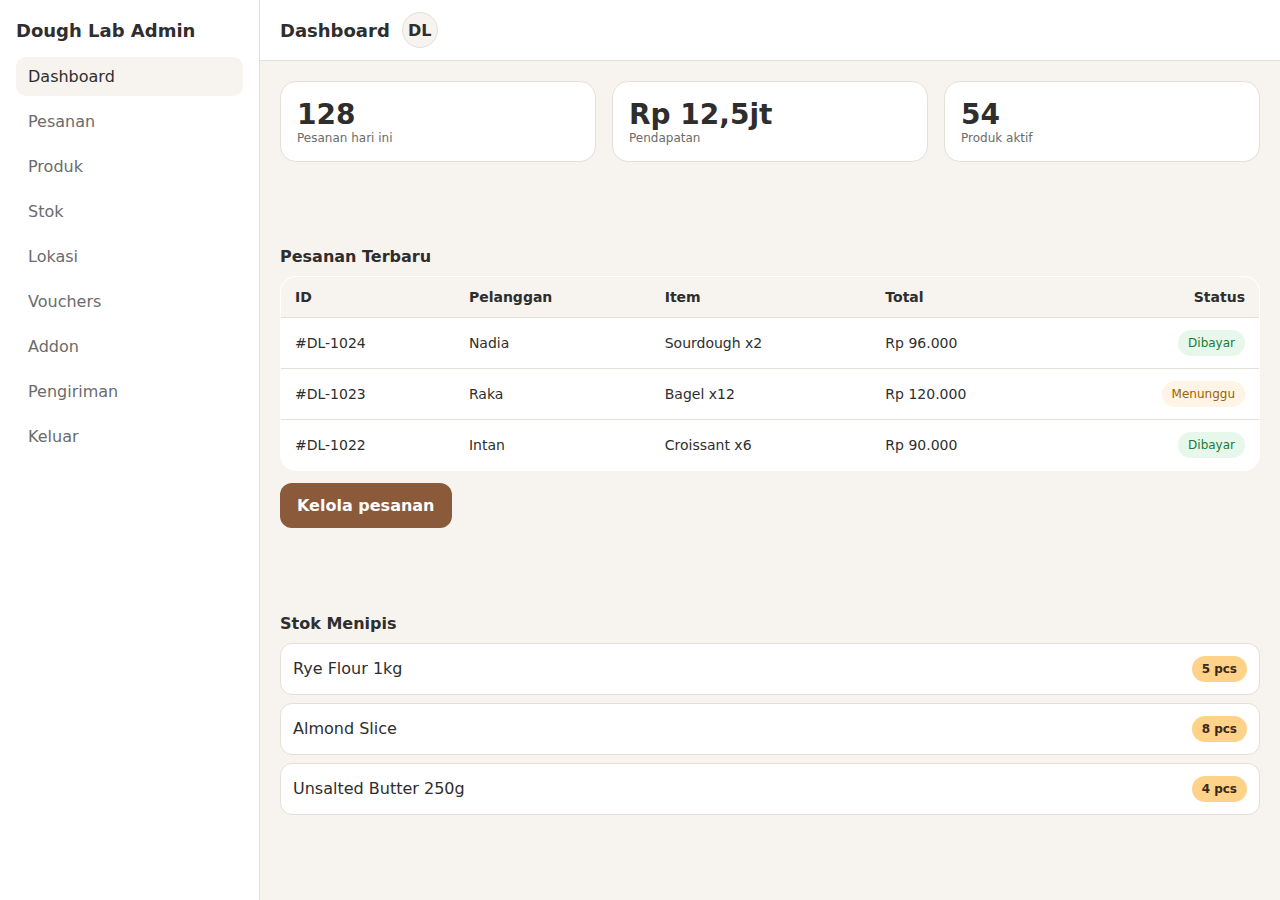
<file: admin/index.html>
<!doctype html>
<html lang="id">
<head>
  <meta charset="utf-8">
  <meta name="viewport" content="width=device-width, initial-scale=1">
  <title>Dough Lab Admin • Dashboard</title>
  <link rel="stylesheet" href="styles.css">
</head>
<body>
  <div class="app">
    <input id="nav-toggle" type="checkbox" class="nav-toggle">
    <aside class="sidebar">
      <div class="brand">Dough Lab Admin</div>
      <nav class="nav">
        <a href="#" class="active">Dashboard</a>
        <a href="orders.html">Pesanan</a>
        <a href="products.html">Produk</a>
        <a href="stock.html">Stok</a>
        <a href="locations.html">Lokasi</a>
        <a href="vouchers.html">Vouchers</a>
        <a href="addon.html">Addon</a>
        <a href="pengiriman.html">Pengiriman</a>
        <a href="login.html">Keluar</a>
      </nav>
    </aside>
    <div class="content">
      <header class="topbar">
        <label for="nav-toggle" class="menu-btn">Menu</label>
        <div class="brand">Dashboard</div>
        <div class="avatar">DL</div>
      </header>
      <main class="main">
        <section>
          <div class="cards">
            <a class="card" href="orders.html">
              <div class="metric">128</div>
              <div class="metric-sub">Pesanan hari ini</div>
            </a>
            <div class="card">
              <div class="metric">Rp 12,5jt</div>
              <div class="metric-sub">Pendapatan</div>
            </div>
            <div class="card">
              <div class="metric">54</div>
              <div class="metric-sub">Produk aktif</div>
            </div>
          </div>
        </section>

        <section>
          <div class="section-title">Pesanan Terbaru</div>
          <table class="table" style="margin-top:10px">
            <thead>
              <tr>
                <th>ID</th>
                <th>Pelanggan</th>
                <th>Item</th>
                <th>Total</th>
                <th>Status</th>
              </tr>
            </thead>
            <tbody>
              <tr>
                <td>#DL-1024</td>
                <td>Nadia</td>
                <td>Sourdough x2</td>
                <td>Rp 96.000</td>
                <td><span class="status paid">Dibayar</span></td>
              </tr>
              <tr>
                <td>#DL-1023</td>
                <td>Raka</td>
                <td>Bagel x12</td>
                <td>Rp 120.000</td>
                <td><span class="status pending">Menunggu</span></td>
              </tr>
              <tr>
                <td>#DL-1022</td>
                <td>Intan</td>
                <td>Croissant x6</td>
                <td>Rp 90.000</td>
                <td><span class="status paid">Dibayar</span></td>
              </tr>
            </tbody>
          </table>
          <div style="margin-top:12px">
            <a class="btn" href="orders.html">Kelola pesanan</a>
          </div>
        </section>

        <section>
          <div class="section-title">Stok Menipis</div>
          <div class="list" style="margin-top:10px">
            <div class="list-item">
              <div>Rye Flour 1kg</div>
              <div class="badge">5 pcs</div>
            </div>
            <div class="list-item">
              <div>Almond Slice</div>
              <div class="badge">8 pcs</div>
            </div>
            <div class="list-item">
              <div>Unsalted Butter 250g</div>
              <div class="badge">4 pcs</div>
            </div>
          </div>
        </section>
      </main>
    </div>
  </div>
</body>
</html>
</file>
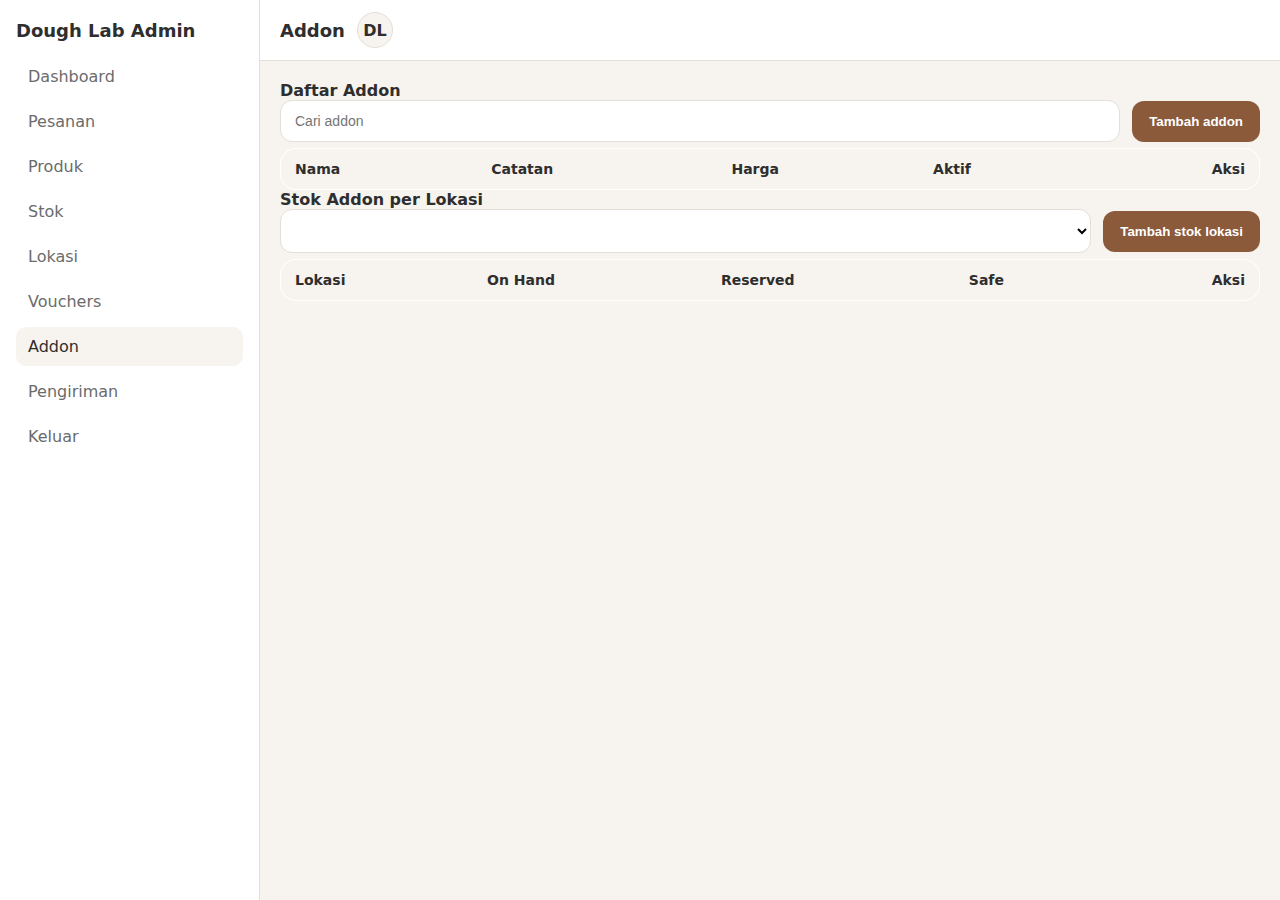
<file: admin/addon.html>
<!doctype html>
<html lang="id">
<head>
  <meta charset="utf-8">
  <meta name="viewport" content="width=device-width, initial-scale=1">
  <title>Dough Lab Admin • Addon</title>
  <link rel="stylesheet" href="styles.css">
</head>
<body>
  <div class="app">
    <input id="nav-toggle" type="checkbox" class="nav-toggle">
    <aside class="sidebar">
      <div class="brand">Dough Lab Admin</div>
      <nav class="nav">
        <a href="index.html">Dashboard</a>
        <a href="orders.html">Pesanan</+>
        <a href="products.html">Produk</a>
        <a href="stock.html">Stok</a>
        <a href="locations.html">Lokasi</a>
        <a href="vouchers.html">Vouchers</a>
        <a href="addon.html" class="active">Addon</a>
        <a href="pengiriman.html">Pengiriman</a>
        <a href="login.html">Keluar</a>
      </nav>
    </aside>
    <div class="content">
      <header class="topbar">
        <label for="nav-toggle" class="menu-btn">Menu</label>
        <div class="brand">Addon</div>
        <div class="avatar">DL</div>
      </header>
      <main class="main compact">
        <section>
          <div class="section-title">Daftar Addon</div>
          <div class="filters">
            <input id="qAddon" class="input" placeholder="Cari addon">
            <button id="btnAddAddon" class="btn" type="button">Tambah addon</button>
          </div>
          <table class="table">
            <thead>
              <tr>
                <th>Nama</th>
                <th>Catatan</th>
                <th>Harga</th>
                <th>Aktif</th>
                <th>Aksi</th>
              </tr>
            </thead>
            <tbody id="addonList"></tbody>
          </table>
        </section>

        <section>
          <div class="section-title">Stok Addon per Lokasi</div>
          <div class="filters">
            <select id="addonSelect" class="input"></select>
            <button id="btnAddInv" class="btn" type="button">Tambah stok lokasi</button>
          </div>
          <table class="table">
            <thead>
              <tr>
                <th>Lokasi</th>
                <th>On Hand</th>
                <th>Reserved</th>
                <th>Safe</th>
                <th>Aksi</th>
              </tr>
            </thead>
            <tbody id="invList"></tbody>
          </table>
        </section>
      </main>
    </div>
  </div>

  <div id="modalAddon" class="modal">
    <div class="overlay" id="overlayAddon"></div>
    <div class="modal-card">
      <div class="section-title">Addon</div>
      <div style="display:grid;gap:10px;margin-top:10px">
        <input id="adName" class="input" placeholder="Nama addon">
        <input id="adNotes" class="input" placeholder="Catatan">
        <input id="adPrice" class="input" placeholder="Harga">
        <label style="display:flex;gap:8px;align-items:center"><input id="adActive" type="checkbox" checked> Aktif</label>
      </div>
      <div class="modal-actions">
        <button id="saveAddon" class="btn" type="button">Simpan</button>
        <button id="cancelAddon" class="btn-secondary" type="button">Batal</button>
      </div>
    </div>
  </div>

  <div id="modalInv" class="modal">
    <div class="overlay" id="overlayInv"></div>
    <div class="modal-card">
      <div class="section-title">Stok Addon di Lokasi</div>
      <div style="display:grid;gap:10px;margin-top:10px">
        <select id="invAddon" class="input"></select>
        <select id="invLoc" class="input"></select>
        <input id="invOnHand" class="input" type="number" min="0" placeholder="On Hand">
        <input id="invReserved" class="input" type="number" min="0" placeholder="Reserved">
        <input id="invSafe" class="input" type="number" min="0" placeholder="Safe">
      </div>
      <div class="modal-actions">
        <button id="saveInv" class="btn" type="button">Simpan</button>
        <button id="cancelInv" class="btn-secondary" type="button">Batal</button>
      </div>
    </div>
  </div>

  <script>
    function getAddons(){ try { const raw = localStorage.getItem('dl_addons'); return raw?JSON.parse(raw):[]; } catch { return []; } }
    function setAddons(v){ localStorage.setItem('dl_addons', JSON.stringify(v)); }
    function getInv(){ try { const raw = localStorage.getItem('dl_addoninventory'); return raw?JSON.parse(raw):[]; } catch { return []; } }
    function setInv(v){ localStorage.setItem('dl_addoninventory', JSON.stringify(v)); }
    function getLocations(){ try { const raw = localStorage.getItem('dl_locations'); return raw?JSON.parse(raw):[]; } catch { return []; } }
    const CURRENCY = new Intl.NumberFormat('id-ID', { style: 'currency', currency: 'IDR', maximumFractionDigits: 0 });

    function renderAddons(){
      const q = document.getElementById('qAddon').value.trim().toLowerCase();
      const tbody = document.getElementById('addonList');
      tbody.innerHTML='';
      getAddons().filter(a=> !q || String(a.addonName||'').toLowerCase().includes(q)).forEach(a=>{
        const tr = document.createElement('tr');
        tr.innerHTML = `
          <td>${a.addonName}</td>
          <td>${a.addonNotes||''}</td>
          <td>${CURRENCY.format(Number(a.addonPrice||0))}</td>
          <td>${a.isActive? 'Ya':'Tidak'}</td>
          <td><div class="table-actions"><button class="btn-secondary" data-id="${a.addonID}" data-action="edit" type="button">Kelola</button><button class="btn-danger" data-id="${a.addonID}" data-action="del" type="button">Hapus</button></div></td>
        `;
        tbody.appendChild(tr);
      });
      const sel = document.getElementById('addonSelect');
      const cur = sel.value; sel.innerHTML='';
      getAddons().forEach(a=>{ const opt=document.createElement('option'); opt.value=a.addonID; opt.textContent=a.addonName; sel.appendChild(opt); });
      if (cur) sel.value = cur;
      renderInv();
    }

    function renderInv(){
      const tbody = document.getElementById('invList');
      tbody.innerHTML='';
      const addonID = Number(document.getElementById('addonSelect').value || '0');
      const locs = getLocations(); const locMap = Object.fromEntries(locs.map(l=>[l.id, l.mall]));
      getInv().filter(i=> !addonID || i.addonID===addonID).forEach(i=>{
        const tr = document.createElement('tr');
        tr.innerHTML = `
          <td>${locMap[i.locationID]||i.locationID}</td>
          <td>${i.stockOnHand||0}</td>
          <td>${i.stockReserved||0}</td>
          <td>${i.stockSafe||0}</td>
          <td><div class="table-actions"><button class="btn-secondary" data-id="${i.addoninventoryID}" data-action="edit" type="button">Kelola</button><button class="btn-danger" data-id="${i.addoninventoryID}" data-action="del" type="button">Hapus</button></div></td>
        `;
        tbody.appendChild(tr);
      });
    }

    function openAddonForm(item){
      const m = document.getElementById('modalAddon');
      m.classList.add('open');
      document.getElementById('adName').value = item?item.addonName:'';
      document.getElementById('adNotes').value = item?item.addonNotes||'':'';
      document.getElementById('adPrice').value = item?item.addonPrice||'':'';
      document.getElementById('adActive').checked = item?!!item.isActive:true;
      document.getElementById('saveAddon').onclick = ()=>{
        const addonName = document.getElementById('adName').value.trim();
        const addonNotes = document.getElementById('adNotes').value.trim();
        const addonPrice = document.getElementById('adPrice').value.trim();
        const isActive = document.getElementById('adActive').checked;
        if (!addonName) { alert('Nama addon wajib diisi'); return; }
        const items = getAddons();
        if (item){
          const idx = items.findIndex(x=>x.addonID===item.addonID);
          if (idx>=0) items[idx] = { ...item, addonName, addonNotes, addonPrice, isActive, updatedDate: new Date().toISOString() };
        } else {
          items.push({ addonID: Date.now(), addonName, addonNotes, addonPrice, isActive, createdDate: new Date().toISOString(), updatedDate: new Date().toISOString() });
        }
        setAddons(items);
        m.classList.remove('open'); renderAddons();
      };
    }

    function openInvForm(item){
      const m = document.getElementById('modalInv');
      m.classList.add('open');
      const aSel = document.getElementById('invAddon');
      aSel.innerHTML='';
      getAddons().forEach(a=>{ const opt=document.createElement('option'); opt.value=a.addonID; opt.textContent=a.addonName; aSel.appendChild(opt); });
      const lSel = document.getElementById('invLoc');
      lSel.innerHTML='';
      getLocations().forEach(l=>{ const opt=document.createElement('option'); opt.value=l.id; opt.textContent=l.mall; lSel.appendChild(opt); });
      document.getElementById('invAddon').value = item?item.addonID:(getAddons()[0]?getAddons()[0].addonID:'');
      document.getElementById('invLoc').value = item?item.locationID:(getLocations()[0]?getLocations()[0].id:'');
      document.getElementById('invOnHand').value = item?item.stockOnHand||0:0;
      document.getElementById('invReserved').value = item?item.stockReserved||0:0;
      document.getElementById('invSafe').value = item?item.stockSafe||0:0;
      document.getElementById('saveInv').onclick = ()=>{
        const addonID = Number(document.getElementById('invAddon').value);
        const locationID = document.getElementById('invLoc').value;
        const stockOnHand = Number(document.getElementById('invOnHand').value||'0');
        const stockReserved = Number(document.getElementById('invReserved').value||'0');
        const stockSafe = Number(document.getElementById('invSafe').value||'0');
        if (!addonID || !locationID) { alert('Addon dan lokasi wajib dipilih'); return; }
        const items = getInv();
        if (item){
          const idx = items.findIndex(x=>x.addoninventoryID===item.addoninventoryID);
          if (idx>=0) items[idx] = { ...item, addonID, locationID, stockOnHand, stockReserved, stockSafe, updatedDate: new Date().toISOString() };
        } else {
          items.push({ addoninventoryID: Date.now(), addonID, locationID, stockOnHand, stockReserved, stockSafe, createdDate: new Date().toISOString(), updatedDate: new Date().toISOString() });
        }
        setInv(items);
        m.classList.remove('open'); renderInv();
      };
    }

    document.getElementById('qAddon').addEventListener('input', renderAddons);
    document.getElementById('btnAddAddon').addEventListener('click', ()=> openAddonForm(null));
    document.getElementById('btnAddInv').addEventListener('click', ()=> openInvForm(null));
    document.getElementById('addonSelect').addEventListener('change', renderInv);
    document.getElementById('overlayAddon').addEventListener('click', ()=> document.getElementById('modalAddon').classList.remove('open'));
    document.getElementById('overlayInv').addEventListener('click', ()=> document.getElementById('modalInv').classList.remove('open'));
    document.getElementById('cancelAddon').addEventListener('click', ()=> document.getElementById('modalAddon').classList.remove('open'));
    document.getElementById('cancelInv').addEventListener('click', ()=> document.getElementById('modalInv').classList.remove('open'));
    document.getElementById('addonList').addEventListener('click',(e)=>{
      const id = Number(e.target.getAttribute('data-id')||'0');
      const act = e.target.getAttribute('data-action');
      if (!id || !act) return;
      if (act==='edit'){ const item = getAddons().find(x=>x.addonID===id); if (item) openAddonForm(item); }
      else if (act==='del'){ const items = getAddons().filter(x=>x.addonID!==id); setAddons(items); renderAddons(); }
    });
    document.getElementById('invList').addEventListener('click',(e)=>{
      const id = Number(e.target.getAttribute('data-id')||'0');
      const act = e.target.getAttribute('data-action');
      if (!id || !act) return;
      if (act==='edit'){ const item = getInv().find(x=>x.addoninventoryID===id); if (item) openInvForm(item); }
      else if (act==='del'){ const items = getInv().filter(x=>x.addoninventoryID!==id); setInv(items); renderInv(); }
    });
    renderAddons();
  </script>
</body>
</html>
</file>
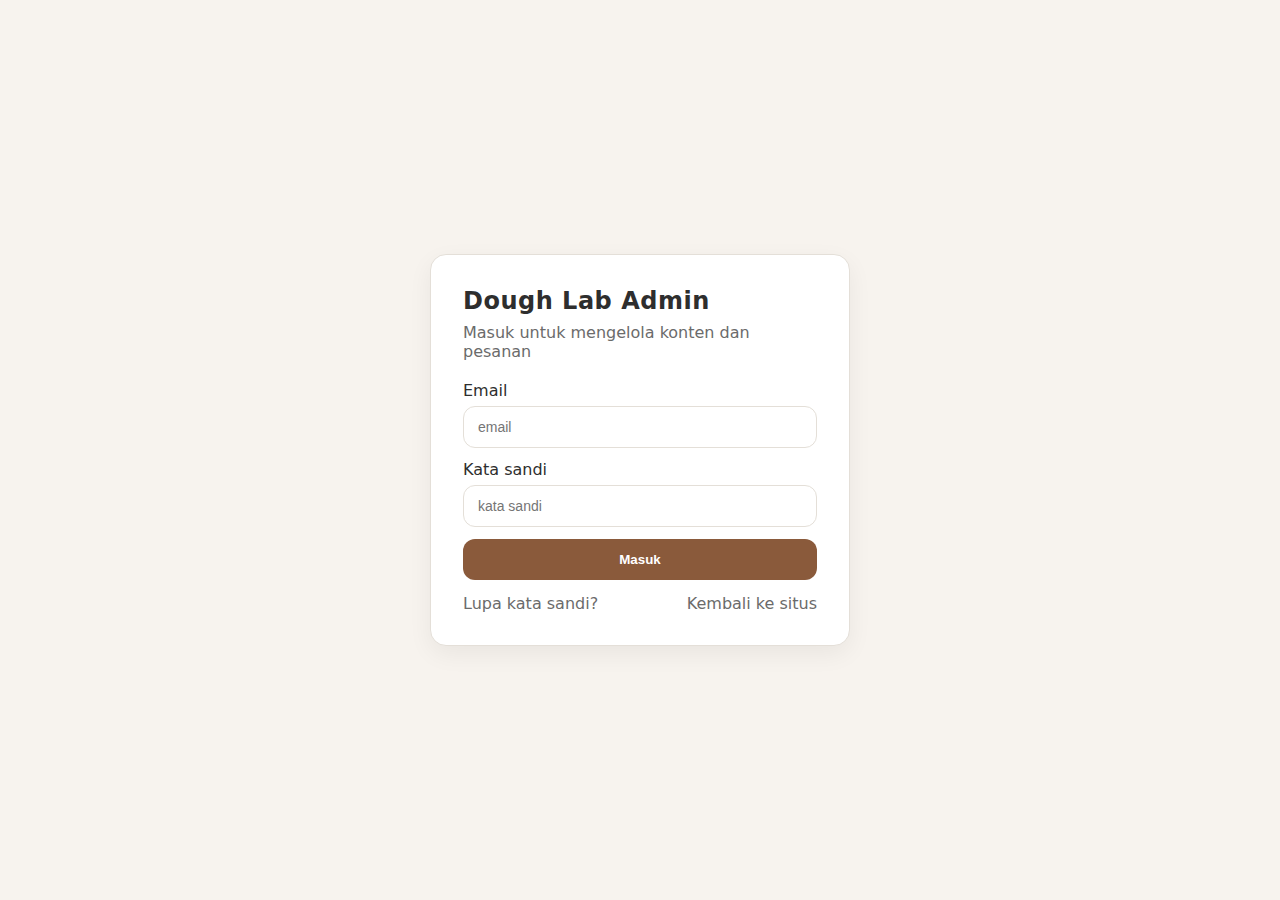
<file: admin/login.html>
<!doctype html>
<html lang="id">
<head>
  <meta charset="utf-8">
  <meta name="viewport" content="width=device-width, initial-scale=1">
  <title>Dough Lab Admin • Masuk</title>
  <link rel="stylesheet" href="styles.css">
</head>
<body class="auth">
  <div class="auth-card">
    <div class="logo">Dough Lab Admin</div>
    <div class="muted" style="margin-top:8px">Masuk untuk mengelola konten dan pesanan</div>
    <form action="index.html" method="get" style="display:grid;gap:12px;margin-top:20px">
      <div style="display:grid;gap:6px">
        <label for="email">Email</label>
        <input id="email" type="email" class="input" placeholder="email">
      </div>
      <div style="display:grid;gap:6px">
        <label for="password">Kata sandi</label>
        <input id="password" type="password" class="input" placeholder="kata sandi">
      </div>
      <button class="btn" type="submit">Masuk</button>
    </form>
    <div style="display:flex;justify-content:space-between;margin-top:14px">
      <a href="#" class="muted">Lupa kata sandi?</a>
      <a href="#" class="muted">Kembali ke situs</a>
    </div>
  </div>
</body>
</html>
</file>
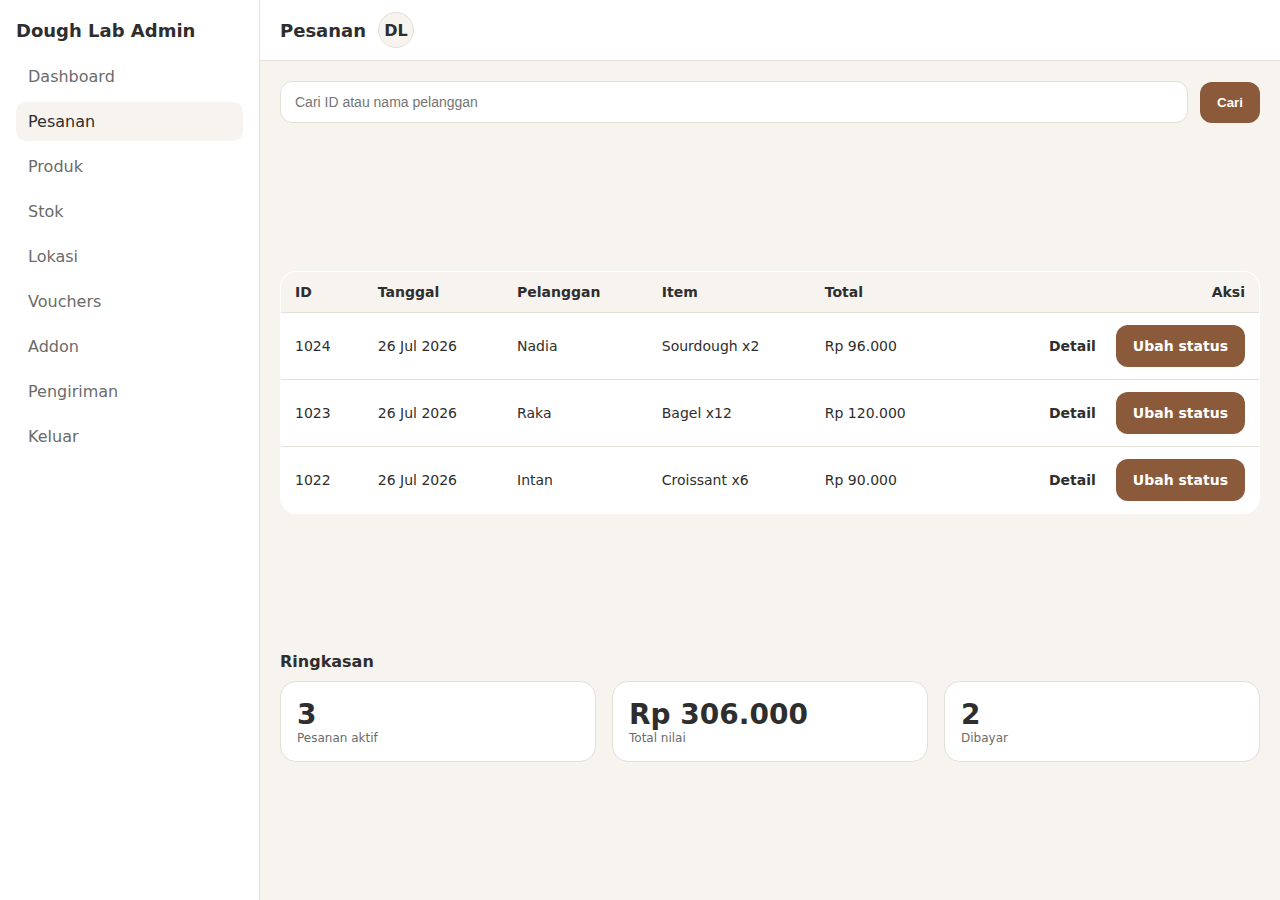
<file: admin/orders.html>
<!doctype html>
<html lang="id">
<head>
  <meta charset="utf-8">
  <meta name="viewport" content="width=device-width, initial-scale=1">
  <title>Dough Lab Admin • Pesanan</title>
  <link rel="stylesheet" href="styles.css">
</head>
<body>
  <div class="app">
    <input id="nav-toggle" type="checkbox" class="nav-toggle">
    <aside class="sidebar">
      <div class="brand">Dough Lab Admin</div>
      <nav class="nav">
        <a href="index.html">Dashboard</a>
        <a href="orders.html" class="active">Pesanan</a>
        <a href="products.html">Produk</a>
        <a href="stock.html">Stok</a>
        <a href="locations.html">Lokasi</a>
        <a href="vouchers.html">Vouchers</a>
        <a href="addon.html">Addon</a>
        <a href="pengiriman.html">Pengiriman</a>
        <a href="login.html">Keluar</a>
      </nav>
    </aside>
    <div class="content">
      <header class="topbar">
        <label for="nav-toggle" class="menu-btn">Menu</label>
        <div class="brand">Pesanan</div>
        <div class="avatar">DL</div>
      </header>
      <input class="status-radio" type="radio" name="status-DL-1024" id="st-DL-1024-menunggu">
      <input class="status-radio" type="radio" name="status-DL-1024" id="st-DL-1024-dibayar" checked>
      <input class="status-radio" type="radio" name="status-DL-1024" id="st-DL-1024-dikirim">
      <input class="status-radio" type="radio" name="status-DL-1024" id="st-DL-1024-sampai">
      <input class="status-radio" type="radio" name="status-DL-1023" id="st-DL-1023-menunggu" checked>
      <input class="status-radio" type="radio" name="status-DL-1023" id="st-DL-1023-dibayar">
      <input class="status-radio" type="radio" name="status-DL-1023" id="st-DL-1023-dikirim">
      <input class="status-radio" type="radio" name="status-DL-1023" id="st-DL-1023-sampai">
      <input class="status-radio" type="radio" name="status-DL-1022" id="st-DL-1022-menunggu">
      <input class="status-radio" type="radio" name="status-DL-1022" id="st-DL-1022-dibayar" checked>
      <input class="status-radio" type="radio" name="status-DL-1022" id="st-DL-1022-dikirim">
      <input class="status-radio" type="radio" name="status-DL-1022" id="st-DL-1022-sampai">
      <main class="main orders">
        <section>
          <div class="filters">
            <input id="search" class="input" placeholder="Cari ID atau nama pelanggan">
            <div style="display:flex;gap:8px">
              <button id="searchBtn" class="btn" type="button">Cari</button>
            </div>
          </div>
        </section>

        <section>
          <table class="table" style="margin-top:10px">
            <thead>
              <tr>
                <th>ID</th>
                <th>Tanggal</th>
                <th>Pelanggan</th>
                <th>Item</th>
                <th>Total</th>
                <th>Aksi</th>
              </tr>
            </thead>
            <tbody id="orderList"></tbody>
          </table>
        </section>

        <section>
          <div class="section-title">Ringkasan</div>
          <div class="cards" style="margin-top:10px">
            <div class="card">
              <div id="sumActive" class="metric">0</div>
              <div class="metric-sub">Pesanan aktif</div>
            </div>
            <div class="card">
              <div id="sumTotal" class="metric">Rp 0</div>
              <div class="metric-sub">Total nilai</div>
            </div>
            <div class="card">
              <div id="sumPaid" class="metric">0</div>
              <div class="metric-sub">Dibayar</div>
            </div>
          </div>
        </section>
      </main>
    </div>
  </div>

  <div id="order-detail" class="modal">
    <a class="overlay" href="#" id="closeDetail"></a>
    <div class="modal-card">
      <div class="section-title" id="detailTitle"></div>
      <div id="detailMeta" class="list" style="margin-top:10px"></div>
      <table class="table" style="margin-top:10px">
        <thead>
          <tr>
            <th>Nama</th>
            <th>Varian</th>
            <th>Qty</th>
            <th>Harga</th>
            <th>Berat</th>
          </tr>
        </thead>
        <tbody id="detailItems"></tbody>
      </table>
      <div style="display:flex;gap:8px;margin-top:16px">
        <a class="btn" href="#" id="closeDetailBtn">Tutup</a>
      </div>
    </div>
  </div>

  <div id="status-modal" class="modal">
    <a class="overlay" href="#" id="closeStatus"></a>
    <div class="modal-card">
      <div class="section-title" id="statusTitle"></div>
      <div style="display:grid;gap:8px;margin-top:12px">
        <button class="btn btn-secondary" data-st="Menunggu" type="button">Menunggu</button>
        <button class="btn btn-secondary" data-st="Dibayar" type="button">Dibayar</button>
        <button class="btn btn-secondary" data-st="Dikirim" type="button">Dikirim</button>
        <button class="btn btn-secondary" data-st="Sampai" type="button">Sampai</button>
      </div>
      <div style="display:flex;gap:8px;margin-top:16px">
        <a class="btn" href="#" id="closeStatusBtn">Selesai</a>
      </div>
    </div>
  </div>
  <script>
    function getOrders(){ try { const raw = localStorage.getItem('dl_orders'); return raw?JSON.parse(raw):[]; } catch { return []; } }
    function setOrders(v){ localStorage.setItem('dl_orders', JSON.stringify(v)); }
    function getItemOrders(){ try { const raw = localStorage.getItem('dl_itemorders'); return raw?JSON.parse(raw):[]; } catch { return []; } }
    function setItemOrders(v){ localStorage.setItem('dl_itemorders', JSON.stringify(v)); }
    const CURRENCY = new Intl.NumberFormat('id-ID', { style: 'currency', currency: 'IDR', maximumFractionDigits: 0 });
    function seed(){
      if (getOrders().length) return;
      const orders = [
        { orderID: 1024, customerID: 1, billName: 'Nadia', orderStatus: 'Dibayar', orderTotal: 96000, orderTax: 0, orderShipping: 0, grandTotal: 96000, createdDate: new Date().toISOString() },
        { orderID: 1023, customerID: 2, billName: 'Raka', orderStatus: 'Menunggu', orderTotal: 120000, orderTax: 0, orderShipping: 0, grandTotal: 120000, createdDate: new Date().toISOString() },
        { orderID: 1022, customerID: 3, billName: 'Intan', orderStatus: 'Dibayar', orderTotal: 90000, orderTax: 0, orderShipping: 0, grandTotal: 90000, createdDate: new Date().toISOString() }
      ];
      const items = [
        { itemorderID: 1, orderID: 1024, cookiesvariantID: 11, orderName: 'Sourdough', orderVariant: 'Original', orderQty: 2, orderPrice: 48000, orderWeight: 500 },
        { itemorderID: 2, orderID: 1023, cookiesvariantID: 22, orderName: 'Bagel', orderVariant: 'Sesame', orderQty: 12, orderPrice: 10000, orderWeight: 60 },
        { itemorderID: 3, orderID: 1022, cookiesvariantID: 33, orderName: 'Croissant', orderVariant: 'Butter', orderQty: 6, orderPrice: 15000, orderWeight: 80 }
      ];
      setOrders(orders); setItemOrders(items);
    }
    function summaryItem(orderID){
      const items = getItemOrders().filter(i=>i.orderID===orderID);
      if (!items.length) return '';
      const first = items[0];
      return `${first.orderName} x${first.orderQty}`;
    }
    function render(){
      const list = document.getElementById('orderList');
      list.innerHTML='';
      const rows = [];
      getOrders().forEach(o=>{
        const tr = document.createElement('tr');
        tr.className = 'row';
        tr.setAttribute('data-id', String(o.orderID));
        tr.setAttribute('data-customer', String(o.billName||''));
        tr.innerHTML = `
          <td>${o.orderID}</td>
          <td>${new Date(o.createdDate).toLocaleDateString('id-ID',{day:'2-digit',month:'short',year:'numeric'})}</td>
          <td>${o.billName||''}</td>
          <td>${summaryItem(o.orderID)}</td>
          <td>${CURRENCY.format(Number(o.grandTotal||o.orderTotal||0))}</td>
          <td><div class="table-actions"><a class="btn-secondary" href="#" data-action="detail" data-id="${o.orderID}">Detail</a><a class="btn" href="#" data-action="status" data-id="${o.orderID}">Ubah status</a></div></td>
        `;
        list.appendChild(tr);
        rows.push(tr);
      });
      const input = document.getElementById('search');
      function apply(){
        const q = input.value.trim().toLowerCase();
        rows.forEach(r=>{
          if (!q) { r.style.display=''; return; }
          const id = (r.getAttribute('data-id')||'').toLowerCase();
          const customer = (r.getAttribute('data-customer')||'').toLowerCase();
          r.style.display = (id.includes(q) || customer.includes(q)) ? '' : 'none';
        });
      }
      document.getElementById('searchBtn').onclick = apply;
      input.onkeydown = e=>{ if (e.key==='Enter') apply(); };
      input.oninput = apply;
      const active = getOrders().filter(o=>o.orderStatus!=='Selesai').length;
      const paid = getOrders().filter(o=>o.orderStatus==='Dibayar').length;
      const total = getOrders().reduce((a,b)=> a + Number(b.grandTotal||b.orderTotal||0), 0);
      document.getElementById('sumActive').textContent = String(active);
      document.getElementById('sumPaid').textContent = String(paid);
      document.getElementById('sumTotal').textContent = CURRENCY.format(total);
    }
    function openDetail(id){
      const items = getItemOrders().filter(i=>i.orderID===id);
      const o = getOrders().find(x=>x.orderID===id);
      document.getElementById('detailTitle').textContent = `Detail Pesanan ${id}`;
      document.getElementById('detailMeta').innerHTML = `
        <div class="list-item"><div>Pelanggan</div><div class="badge">${o?o.billName||'': ''}</div></div>
        <div class="list-item"><div>Status</div><div class="badge"><span class="status ${String(o?o.orderStatus||'Menunggu':'Menunggu').toLowerCase()}">${o?o.orderStatus||'Menunggu':'Menunggu'}</span></div></div>
      `;
      const tbody = document.getElementById('detailItems');
      tbody.innerHTML='';
      items.forEach(i=>{
        const tr = document.createElement('tr');
        tr.innerHTML = `
          <td>${i.orderName}</td>
          <td>${i.orderVariant}</td>
          <td>${i.orderQty}</td>
          <td>${CURRENCY.format(Number(i.orderPrice||0))}</td>
          <td>${i.orderWeight}</td>
        `;
        tbody.appendChild(tr);
      });
      document.getElementById('order-detail').classList.add('open');
    }
    function openStatus(id){
      const o = getOrders().find(x=>x.orderID===id);
      document.getElementById('statusTitle').textContent = `Ubah Status ${id}`;
      const modal = document.getElementById('status-modal');
      modal.classList.add('open');
      modal.querySelectorAll('[data-st]').forEach(btn=>{
        btn.onclick = ()=>{
          const st = btn.getAttribute('data-st');
          const items = getOrders();
          const idx = items.findIndex(x=>x.orderID===id);
          if (idx>=0) items[idx] = { ...items[idx], orderStatus: st, updatedDate: new Date().toISOString() };
          setOrders(items); render();
        };
      });
    }
    document.getElementById('closeDetail').addEventListener('click', ()=> document.getElementById('order-detail').classList.remove('open'));
    document.getElementById('closeDetailBtn').addEventListener('click', ()=> document.getElementById('order-detail').classList.remove('open'));
    document.getElementById('closeStatus').addEventListener('click', ()=> document.getElementById('status-modal').classList.remove('open'));
    document.getElementById('closeStatusBtn').addEventListener('click', ()=> document.getElementById('status-modal').classList.remove('open'));
    document.getElementById('orderList').addEventListener('click',(e)=>{
      const id = Number(e.target.getAttribute('data-id')||'0');
      const act = e.target.getAttribute('data-action');
      if (!id || !act) return;
      if (act==='detail') openDetail(id);
      else if (act==='status') openStatus(id);
    });
    seed(); render();
  </script>
</body>
</html>
</file>
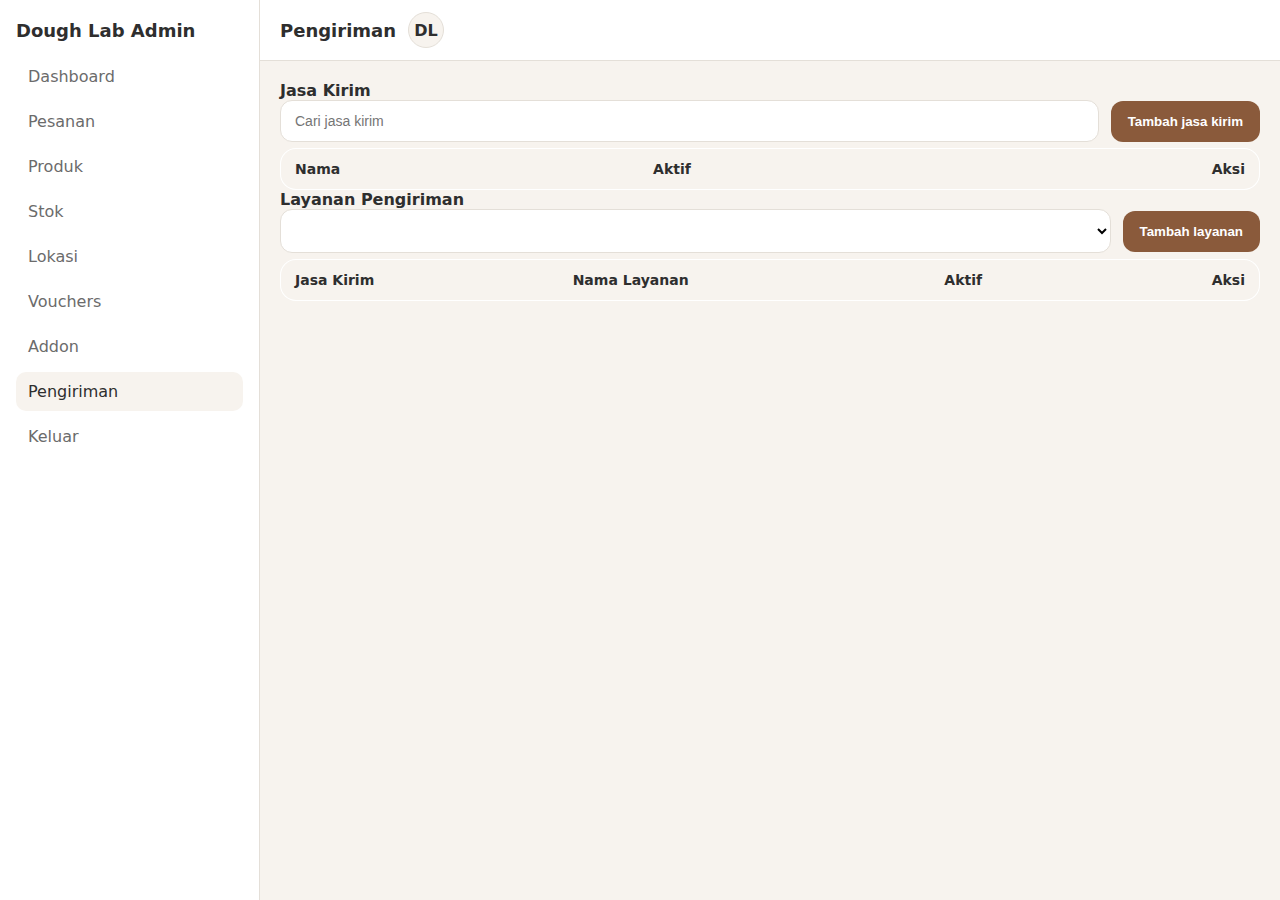
<file: admin/pengiriman.html>
<!doctype html>
<html lang="id">
<head>
  <meta charset="utf-8">
  <meta name="viewport" content="width=device-width, initial-scale=1">
  <title>Dough Lab Admin • Pengiriman</title>
  <link rel="stylesheet" href="styles.css">
</head>
<body>
  <div class="app">
    <input id="nav-toggle" type="checkbox" class="nav-toggle">
    <aside class="sidebar">
      <div class="brand">Dough Lab Admin</div>
      <nav class="nav">
        <a href="index.html">Dashboard</a>
        <a href="orders.html">Pesanan</a>
        <a href="products.html">Produk</a>
        <a href="stock.html">Stok</a>
        <a href="locations.html">Lokasi</a>
        <a href="vouchers.html">Vouchers</a>
        <a href="addon.html">Addon</a>
        <a href="pengiriman.html" class="active">Pengiriman</a>
        <a href="login.html">Keluar</a>
      </nav>
    </aside>
    <div class="content">
      <header class="topbar">
        <label for="nav-toggle" class="menu-btn">Menu</label>
        <div class="brand">Pengiriman</div>
        <div class="avatar">DL</div>
      </header>
      <main class="main compact">
        <section>
          <div class="section-title">Jasa Kirim</div>
          <div class="filters">
            <input id="qLog" class="input" placeholder="Cari jasa kirim">
            <button id="btnAddLog" class="btn" type="button">Tambah jasa kirim</button>
          </div>
          <table class="table">
            <thead>
              <tr>
                <th>Nama</th>
                <th>Aktif</th>
                <th>Aksi</th>
              </tr>
            </thead>
            <tbody id="logList"></tbody>
          </table>
        </section>
        <section>
          <div class="section-title">Layanan Pengiriman</div>
          <div class="filters">
            <select id="logSelect" class="input"></select>
            <button id="btnAddSvc" class="btn" type="button">Tambah layanan</button>
          </div>
          <table class="table">
            <thead>
              <tr>
                <th>Jasa Kirim</th>
                <th>Nama Layanan</th>
                <th>Aktif</th>
                <th>Aksi</th>
              </tr>
            </thead>
            <tbody id="svcList"></tbody>
          </table>
        </section>
      </main>
    </div>
  </div>

  <div id="modalLog" class="modal">
    <div class="overlay" id="overlayLog"></div>
    <div class="modal-card">
      <div class="section-title">Jasa Kirim</div>
      <div style="display:grid;gap:10px;margin-top:10px">
        <input id="logName" class="input" placeholder="Nama jasa kirim">
        <label style="display:flex;gap:8px;align-items:center"><input id="logActive" type="checkbox" checked> Aktif</label>
      </div>
      <div class="modal-actions">
        <button id="saveLog" class="btn" type="button">Simpan</button>
        <button id="cancelLog" class="btn-secondary" type="button">Batal</button>
      </div>
    </div>
  </div>

  <div id="modalSvc" class="modal">
    <div class="overlay" id="overlaySvc"></div>
    <div class="modal-card">
      <div class="section-title">Layanan Pengiriman</div>
      <div style="display:grid;gap:10px;margin-top:10px">
        <select id="svcLog" class="input"></select>
        <input id="svcName" class="input" placeholder="Nama layanan">
        <label style="display:flex;gap:8px;align-items:center"><input id="svcActive" type="checkbox" checked> Aktif</label>
      </div>
      <div class="modal-actions">
        <button id="saveSvc" class="btn" type="button">Simpan</button>
        <button id="cancelSvc" class="btn-secondary" type="button">Batal</button>
      </div>
    </div>
  </div>

  <script>
    function getLogistics(){ try { const raw = localStorage.getItem('dl_logistics'); return raw?JSON.parse(raw):[]; } catch { return []; } }
    function setLogistics(v){ localStorage.setItem('dl_logistics', JSON.stringify(v)); }
    function getServices(){ try { const raw = localStorage.getItem('dl_logisticservices'); return raw?JSON.parse(raw):[]; } catch { return []; } }
    function setServices(v){ localStorage.setItem('dl_logisticservices', JSON.stringify(v)); }

    function renderLogs(){
      const q = document.getElementById('qLog').value.trim().toLowerCase();
      const tbody = document.getElementById('logList');
      tbody.innerHTML='';
      getLogistics().filter(l=> !q || String(l.name||'').toLowerCase().includes(q)).forEach(l=>{
        const tr = document.createElement('tr');
        tr.innerHTML = `
          <td>${l.name}</td>
          <td>${l.isActive? 'Ya':'Tidak'}</td>
          <td><div class="table-actions"><button class="btn-secondary" data-id="${l.id}" data-action="edit" type="button">Kelola</button><button class="btn-danger" data-id="${l.id}" data-action="del" type="button">Hapus</button></div></td>
        `;
        tbody.appendChild(tr);
      });
      const sel = document.getElementById('logSelect');
      const cur = sel.value;
      sel.innerHTML='';
      getLogistics().forEach(l=>{ const opt=document.createElement('option'); opt.value=l.id; opt.textContent=l.name; sel.appendChild(opt); });
      if (cur) sel.value = cur;
      renderSvcs();
    }

    function renderSvcs(){
      const tbody = document.getElementById('svcList');
      tbody.innerHTML='';
      const logs = getLogistics();
      const logId = document.getElementById('logSelect').value || (logs[0]?logs[0].id:'');
      const map = Object.fromEntries(logs.map(l=>[l.id,l.name]));
      getServices().filter(s=> !logId || s.logisticId===logId).forEach(s=>{
        const tr = document.createElement('tr');
        tr.innerHTML = `
          <td>${map[s.logisticId]||''}</td>
          <td>${s.serviceName}</td>
          <td>${s.isActive? 'Ya':'Tidak'}</td>
          <td><div class="table-actions"><button class="btn-secondary" data-id="${s.id}" data-action="edit" type="button">Kelola</button><button class="btn-danger" data-id="${s.id}" data-action="del" type="button">Hapus</button></div></td>
        `;
        tbody.appendChild(tr);
      });
    }

    function openLogForm(item){
      const m = document.getElementById('modalLog');
      m.classList.add('open');
      document.getElementById('logName').value = item?item.name:'';
      document.getElementById('logActive').checked = item?!!item.isActive:true;
      document.getElementById('saveLog').onclick = ()=>{
        const name = document.getElementById('logName').value.trim();
        const active = document.getElementById('logActive').checked;
        if (!name) { alert('Nama wajib diisi'); return; }
        const items = getLogistics();
        if (item){
          const idx = items.findIndex(x=>x.id===item.id);
          if (idx>=0) items[idx] = { ...item, name, isActive: active, updatedDate: new Date().toISOString() };
        } else {
          items.push({ id: 'log-'+Date.now(), name, isActive: active, createdDate: new Date().toISOString(), updatedDate: new Date().toISOString() });
        }
        setLogistics(items);
        m.classList.remove('open');
        renderLogs();
      };
    }

    function openSvcForm(item){
      const m = document.getElementById('modalSvc');
      m.classList.add('open');
      const sel = document.getElementById('svcLog');
      sel.innerHTML='';
      getLogistics().forEach(l=>{ const opt=document.createElement('option'); opt.value=l.id; opt.textContent=l.name; sel.appendChild(opt); });
      document.getElementById('svcLog').value = item?item.logisticId:(getLogistics()[0]?getLogistics()[0].id:'');
      document.getElementById('svcName').value = item?item.serviceName:'';
      document.getElementById('svcActive').checked = item?!!item.isActive:true;
      document.getElementById('saveSvc').onclick = ()=>{
        const logisticId = document.getElementById('svcLog').value;
        const serviceName = document.getElementById('svcName').value.trim();
        const isActive = document.getElementById('svcActive').checked;
        if (!logisticId || !serviceName) { alert('Jasa kirim dan nama layanan wajib diisi'); return; }
        const items = getServices();
        if (item){
          const idx = items.findIndex(x=>x.id===item.id);
          if (idx>=0) items[idx] = { ...item, logisticId, serviceName, isActive, updatedDate: new Date().toISOString() };
        } else {
          items.push({ id: 'svc-'+Date.now(), logisticId, serviceName, isActive, createdDate: new Date().toISOString(), updatedDate: new Date().toISOString() });
        }
        setServices(items);
        m.classList.remove('open');
        renderSvcs();
      };
    }

    document.getElementById('qLog').addEventListener('input', renderLogs);
    document.getElementById('btnAddLog').addEventListener('click', ()=> openLogForm(null));
    document.getElementById('btnAddSvc').addEventListener('click', ()=> openSvcForm(null));
    document.getElementById('logSelect').addEventListener('change', renderSvcs);
    document.getElementById('overlayLog').addEventListener('click', ()=> document.getElementById('modalLog').classList.remove('open'));
    document.getElementById('overlaySvc').addEventListener('click', ()=> document.getElementById('modalSvc').classList.remove('open'));
    document.getElementById('cancelLog').addEventListener('click', ()=> document.getElementById('modalLog').classList.remove('open'));
    document.getElementById('cancelSvc').addEventListener('click', ()=> document.getElementById('modalSvc').classList.remove('open'));
    document.getElementById('logList').addEventListener('click',(e)=>{
      const id = e.target.getAttribute('data-id');
      const act = e.target.getAttribute('data-action');
      if (!id || !act) return;
      if (act==='edit'){
        const item = getLogistics().find(x=>x.id===id); if (item) openLogForm(item);
      } else if (act==='del'){
        const items = getLogistics().filter(x=>x.id!==id); setLogistics(items); renderLogs();
      }
    });
    document.getElementById('svcList').addEventListener('click',(e)=>{
      const id = e.target.getAttribute('data-id');
      const act = e.target.getAttribute('data-action');
      if (!id || !act) return;
      if (act==='edit'){
        const item = getServices().find(x=>x.id===id); if (item) openSvcForm(item);
      } else if (act==='del'){
        const items = getServices().filter(x=>x.id!==id); setServices(items); renderSvcs();
      }
    });

    renderLogs();
  </script>
</body>
</html>
</file>
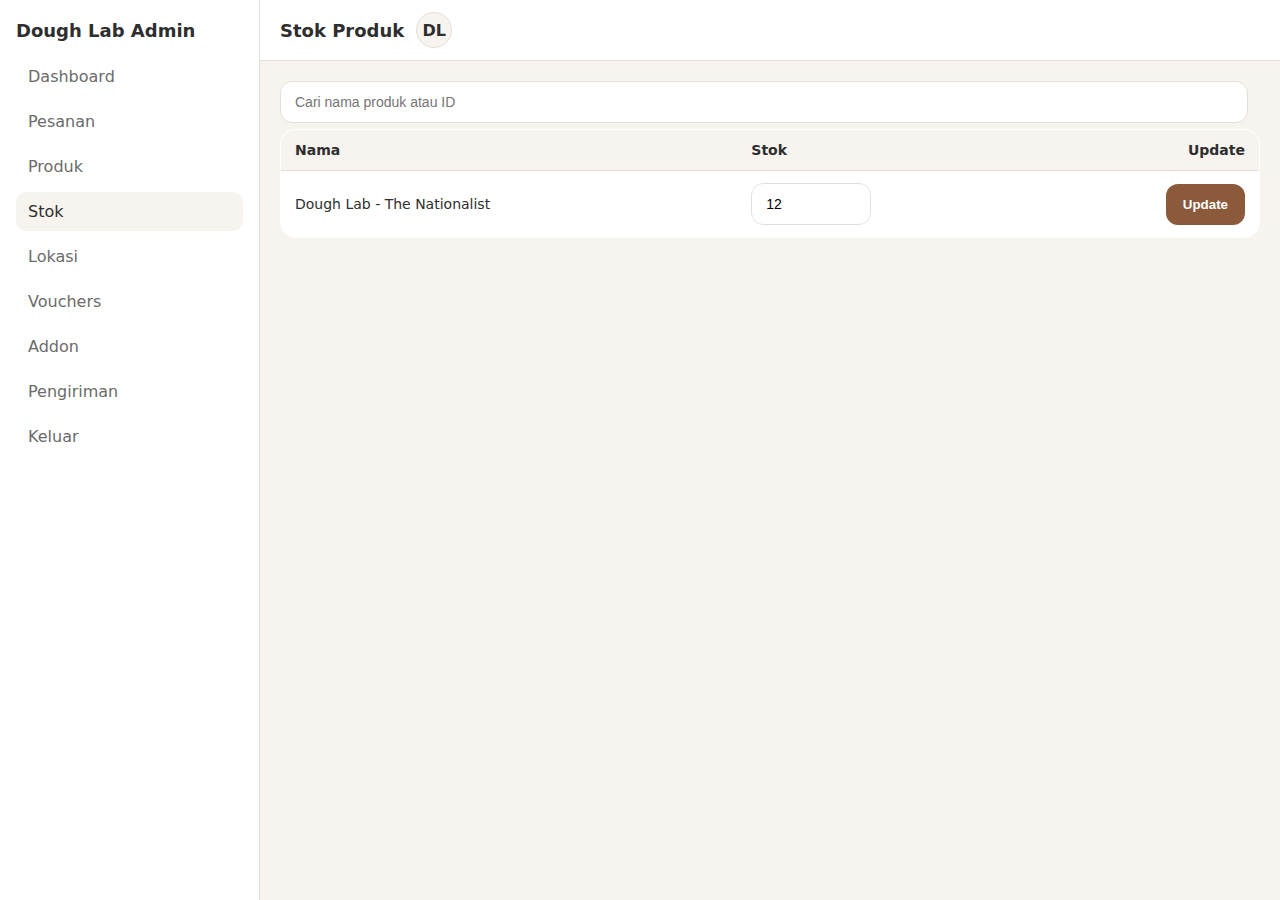
<file: admin/stock.html>
<!doctype html>
<html lang="id">
<head>
  <meta charset="utf-8">
  <meta name="viewport" content="width=device-width, initial-scale=1">
  <title>Dough Lab Admin • Stok</title>
  <link rel="stylesheet" href="styles.css">
  <style>
    .qty { min-width: 64px; display:inline-block; text-align:center; }
  </style>
</head>
<body>
  <div class="app">
    <input id="nav-toggle" type="checkbox" class="nav-toggle">
    <aside class="sidebar">
      <div class="brand">Dough Lab Admin</div>
      <nav class="nav">
        <a href="index.html">Dashboard</a>
        <a href="orders.html">Pesanan</a>
        <a href="products.html">Produk</a>
        <a href="stock.html" class="active">Stok</a>
        <a href="locations.html">Lokasi</a>
        <a href="vouchers.html">Vouchers</a>
        <a href="addon.html">Addon</a>
        <a href="pengiriman.html">Pengiriman</a>
        <a href="login.html">Keluar</a>
      </nav>
    </aside>
    <div class="content">
      <header class="topbar">
        <label for="nav-toggle" class="menu-btn">Menu</label>
        <div class="brand">Stok Produk</div>
        <div class="avatar">DL</div>
      </header>
      <main class="main compact">
        <section>
          <div class="filters">
            <input id="q" class="input" placeholder="Cari nama produk atau ID">
            <div style="display:flex;gap:8px"></div>
          </div>
        </section>
        <section>
          <table class="table">
            <thead>
              <tr>
                <th>Nama</th>
                <th>Stok</th>
                <th>Update</th>
              </tr>
            </thead>
            <tbody id="list"></tbody>
          </table>
        </section>
      </main>
    </div>
  </div>
  <script>
    function getProducts(){ try { const raw = localStorage.getItem('dl_products'); return raw?JSON.parse(raw):[]; } catch { return []; } }
    function setProducts(v){ localStorage.setItem('dl_products', JSON.stringify(v)); }
    function render(){
      const q = document.getElementById('q').value.trim().toLowerCase();
      const list = document.getElementById('list');
      list.innerHTML='';
      getProducts().filter(p=>{
        if (!q) return true;
        return (String(p.name||'').toLowerCase().includes(q) || String(p.id||'').toLowerCase().includes(q));
      }).forEach(p=>{
        const tr = document.createElement('tr');
        const stock = Number.isFinite(p.stock)?p.stock:0;
        tr.innerHTML = `
          <td>${p.name}</td>
          <td><input class="input input-stock" type="number" min="0" value="${stock}" data-id="${encodeURIComponent(p.id)}" style="width:120px"></td>
          <td>
            <div class="table-actions">
              <button class="btn" data-id="${encodeURIComponent(p.id)}" data-action="update" type="button">Update</button>
            </div>
          </td>
        `;
        list.appendChild(tr);
      })
    }
    document.getElementById('q').addEventListener('input', render);
    document.getElementById('list').addEventListener('click', (e)=>{
      const id = e.target.getAttribute('data-id');
      const action = e.target.getAttribute('data-action');
      if (!id || action!=='update') return;
      const input = document.querySelector(`.input-stock[data-id="${id}"]`);
      if (!input) return;
      const next = parseInt(input.value||'0',10);
      const products = getProducts();
      const idx = products.findIndex(p=>p.id===decodeURIComponent(id));
      if (idx<0) return;
      products[idx].stock = Number.isFinite(next) && next>=0 ? next : 0;
      setProducts(products);
      render();
    });
    document.getElementById('list').addEventListener('keydown', (e)=>{
      if (e.key==='Enter' && e.target.classList.contains('input-stock')){
        const id = e.target.getAttribute('data-id');
        const next = parseInt(e.target.value||'0',10);
        const products = getProducts();
        const idx = products.findIndex(p=>p.id===decodeURIComponent(id));
        if (idx<0) return;
        products[idx].stock = Number.isFinite(next) && next>=0 ? next : 0;
        setProducts(products);
        render();
      }
    });
    render();
  </script>
</body>
</html>
</file>
<file: admin/styles.css>
:root {
  --bg: #f7f3ee;
  --surface: #ffffff;
  --primary: #8a5a3b;
  --accent: #ffd28a;
  --text: #2e2e2e;
  --muted: #6b6b6b;
  --border: #e4dfd8;
}

* {
  box-sizing: border-box;
}

html, body {
  margin: 0;
  padding: 0;
  background: var(--bg);
  color: var(--text);
  font-family: ui-sans-serif, system-ui, -apple-system, Segoe UI, Roboto, Helvetica, Arial, "Apple Color Emoji", "Segoe UI Emoji";
}

a {
  color: inherit;
  text-decoration: none;
}

.auth {
  min-height: 100vh;
  display: grid;
  place-items: center;
}

.auth-card {
  width: 100%;
  max-width: 420px;
  background: var(--surface);
  border: 1px solid var(--border);
  border-radius: 16px;
  padding: 32px;
  box-shadow: 0 8px 24px rgba(0,0,0,0.06);
}

.logo {
  font-weight: 700;
  font-size: 24px;
  letter-spacing: 0.5px;
}

.muted {
  color: var(--muted);
}

.input {
  width: 100%;
  padding: 12px 14px;
  border-radius: 12px;
  border: 1px solid var(--border);
  background: #fff;
  font-size: 14px;
}

.btn {
  display: inline-flex;
  align-items: center;
  justify-content: center;
  gap: 8px;
  padding: 12px 16px;
  border-radius: 12px;
  border: 1px solid transparent;
  background: var(--primary);
  color: #fff;
  font-weight: 600;
  cursor: pointer;
}

.btn-secondary {
  background: var(--surface);
  color: var(--text);
  border-color: var(--border);
  display: inline-flex;
  align-items: center;
  justify-content: center;
  padding: 10px 12px;
  border-radius: 12px;
  font-weight: 600;
}

.btn-danger {
  background: #b42318;
  color: #fff;
}

.app {
  min-height: 100vh;
  display: grid;
  grid-template-columns: 260px 1fr;
}

.sidebar {
  background: #fff;
  border-right: 1px solid var(--border);
  padding: 20px 16px;
}

.brand {
  font-weight: 800;
  font-size: 18px;
}

.nav {
  display: grid;
  gap: 6px;
  margin-top: 16px;
}

.nav a {
  padding: 10px 12px;
  border-radius: 10px;
  color: var(--muted);
}

.nav a.active {
  background: var(--bg);
  color: var(--text);
}

.content {
  display: grid;
  grid-template-rows: auto 1fr;
}

.topbar {
  display: grid;
  grid-template-columns: auto 1fr auto;
  align-items: center;
  gap: 12px;
  padding: 12px 20px;
  border-bottom: 1px solid var(--border);
  background: var(--surface);
}

.menu-btn {
  display: none;
  padding: 8px 12px;
  border: 1px solid var(--border);
  border-radius: 10px;
  background: var(--surface);
}

.search {
  width: 100%;
}

.search .input {
  width: 100%;
}

.avatar {
  width: 36px;
  height: 36px;
  display: grid;
  place-items: center;
  border-radius: 50%;
  background: var(--bg);
  border: 1px solid var(--border);
  font-weight: 700;
}

.main {
  padding: 20px;
  display: grid;
  gap: 20px;
}

.main.compact {
  display: block;
}
.main.compact .filters { margin-bottom: 6px; }

.section-title {
  font-size: 16px;
  font-weight: 700;
}

.cards {
  display: grid;
  grid-template-columns: repeat(3, minmax(0, 1fr));
  gap: 16px;
}

.card {
  background: var(--surface);
  border: 1px solid var(--border);
  border-radius: 16px;
  padding: 16px;
}

.metric {
  font-size: 28px;
  font-weight: 800;
}

.metric-sub {
  color: var(--muted);
  font-size: 12px;
}

.table {
  width: 100%;
  border-collapse: collapse;
  background: var(--surface);
  border: 1px solid var(--border);
  border-radius: 16px;
  overflow: hidden;
}

.table th, .table td {
  padding: 12px 14px;
  border-bottom: 1px solid var(--border);
  text-align: left;
  font-size: 14px;
  vertical-align: middle;
}

.table th {
  background: var(--bg);
  font-weight: 700;
}

.status {
  display: inline-flex;
  align-items: center;
  padding: 6px 10px;
  border-radius: 999px;
  font-size: 12px;
}

.status.paid {
  background: #e8f7ec;
  color: #167d34;
}

.status.pending {
  background: #fff4e5;
  color: #9a6200;
}

.status.menunggu {
  background: #fff4e5;
  color: #9a6200;
}

.status.dibayar {
  background: #e8f7ec;
  color: #167d34;
}

.status.dikirim {
  background: #e9f2ff;
  color: #1b64a6;
}

.status.sampai {
  background: #eefaf2;
  color: #1b7d4e;
}

.list {
  display: grid;
  gap: 8px;
}

.list-item {
  display: grid;
  grid-template-columns: 1fr auto;
  align-items: center;
  padding: 12px;
  border: 1px solid var(--border);
  border-radius: 12px;
  background: var(--surface);
}

.badge {
  background: var(--accent);
  color: #3b2a1a;
  padding: 6px 10px;
  border-radius: 999px;
  font-weight: 700;
  font-size: 12px;
}

.thumb {
  width: 64px;
  height: 64px;
  border-radius: 12px;
  object-fit: cover;
  border: 1px solid var(--border);
}

.gallery {
  display: grid;
  grid-template-columns: repeat(5, 92px);
  gap: 10px;
}

.gallery-item {
  display: grid;
  gap: 6px;
}

.gallery-thumb {
  width: 92px;
  height: 92px;
  border-radius: 12px;
  object-fit: cover;
  border: 1px solid var(--border);
}

.gallery-actions {
  display: flex;
  gap: 6px;
}

.filters {
  display: grid;
  grid-template-columns: 1fr auto;
  align-items: center;
  gap: 12px;
}

.table-actions {
  display: flex;
  gap: 8px;
  justify-content: flex-end;
  align-items: center;
}

.table td:last-child {
  text-align: right;
}

.modal {
  position: fixed;
  inset: 0;
  display: none;
}

.modal:target {
  display: block;
}
.modal.open {
  display: block;
}

.overlay {
  position: absolute;
  inset: 0;
  background: rgba(0,0,0,0.18);
}

.modal-card {
  position: relative;
  width: 92%;
  max-width: 560px;
  margin: 10vh auto;
  background: var(--surface);
  border: 1px solid var(--border);
  border-radius: 16px;
  padding: 20px;
  box-shadow: 0 8px 24px rgba(0,0,0,0.08);
}

.modal-actions { display:flex; gap:8px; margin-top:16px; }

.nav-toggle {
  display: none;
}

.status-radio {
  position: absolute;
  left: -9999px;
}

.orders .row .status { display: none; }
.orders .row .status.show { display: inline-flex; }

/* DL-1024 */
#st-DL-1024-menunggu:checked ~ .orders .row-DL-1024 .status.menunggu { display: inline-flex; }
#st-DL-1024-dibayar:checked  ~ .orders .row-DL-1024 .status.dibayar  { display: inline-flex; }
#st-DL-1024-dikirim:checked  ~ .orders .row-DL-1024 .status.dikirim  { display: inline-flex; }
#st-DL-1024-sampai:checked   ~ .orders .row-DL-1024 .status.sampai   { display: inline-flex; }

/* DL-1023 */
#st-DL-1023-menunggu:checked ~ .orders .row-DL-1023 .status.menunggu { display: inline-flex; }
#st-DL-1023-dibayar:checked  ~ .orders .row-DL-1023 .status.dibayar  { display: inline-flex; }
#st-DL-1023-dikirim:checked  ~ .orders .row-DL-1023 .status.dikirim  { display: inline-flex; }
#st-DL-1023-sampai:checked   ~ .orders .row-DL-1023 .status.sampai   { display: inline-flex; }

/* DL-1022 */
#st-DL-1022-menunggu:checked ~ .orders .row-DL-1022 .status.menunggu { display: inline-flex; }
#st-DL-1022-dibayar:checked  ~ .orders .row-DL-1022 .status.dibayar  { display: inline-flex; }
#st-DL-1022-dikirim:checked  ~ .orders .row-DL-1022 .status.dikirim  { display: inline-flex; }
#st-DL-1022-sampai:checked   ~ .orders .row-DL-1022 .status.sampai   { display: inline-flex; }

@media (max-width: 900px) {
  .app {
    grid-template-columns: 1fr;
  }
  .sidebar {
    position: fixed;
    top: 0;
    left: -280px;
    width: 260px;
    height: 100vh;
    z-index: 20;
    transition: left .25s ease;
  }
  .menu-btn {
    display: inline-flex;
  }
  .nav-toggle:checked + .sidebar {
    left: 0;
  }
  .cards {
    grid-template-columns: 1fr;
  }
}
.table th:last-child {
  text-align: right;
}
.dot { width: 10px; height: 10px; border-radius: 50%; display:inline-block; margin-right:8px; border:1px solid var(--border); }
</file>
